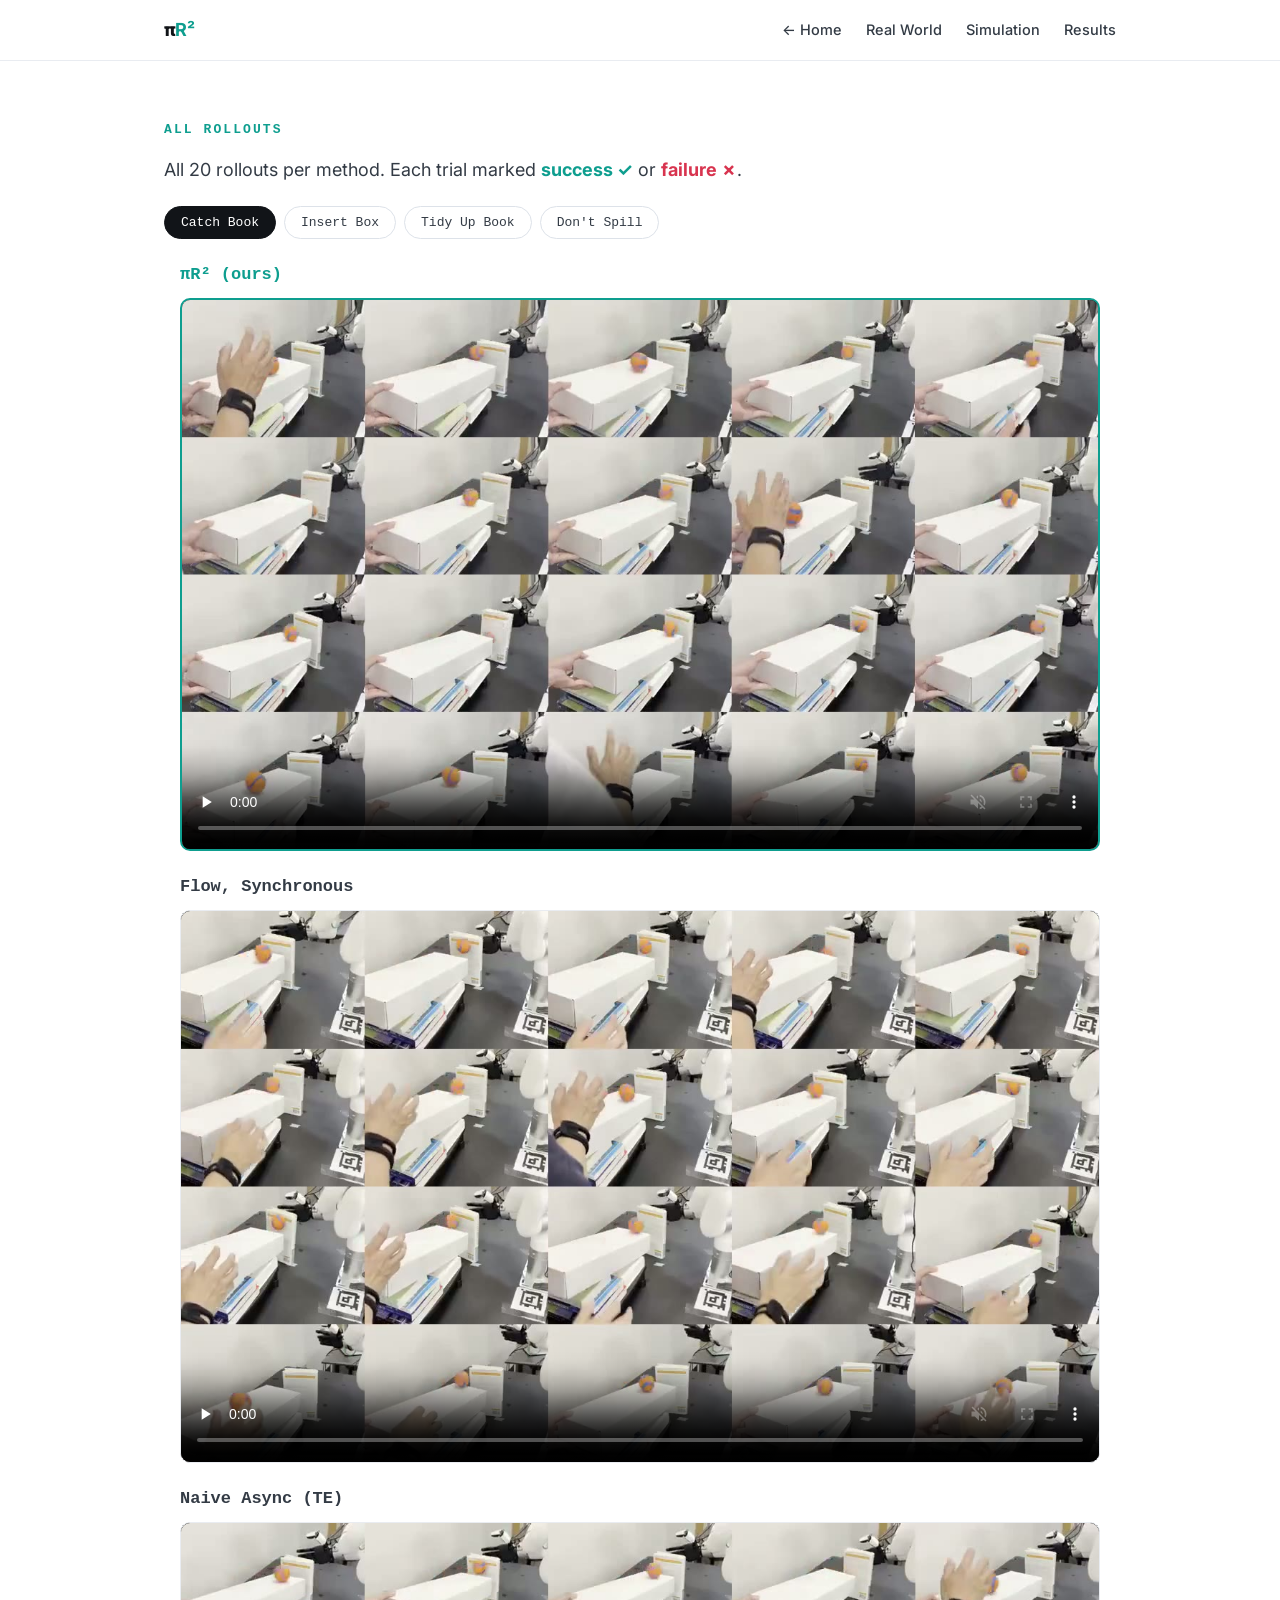
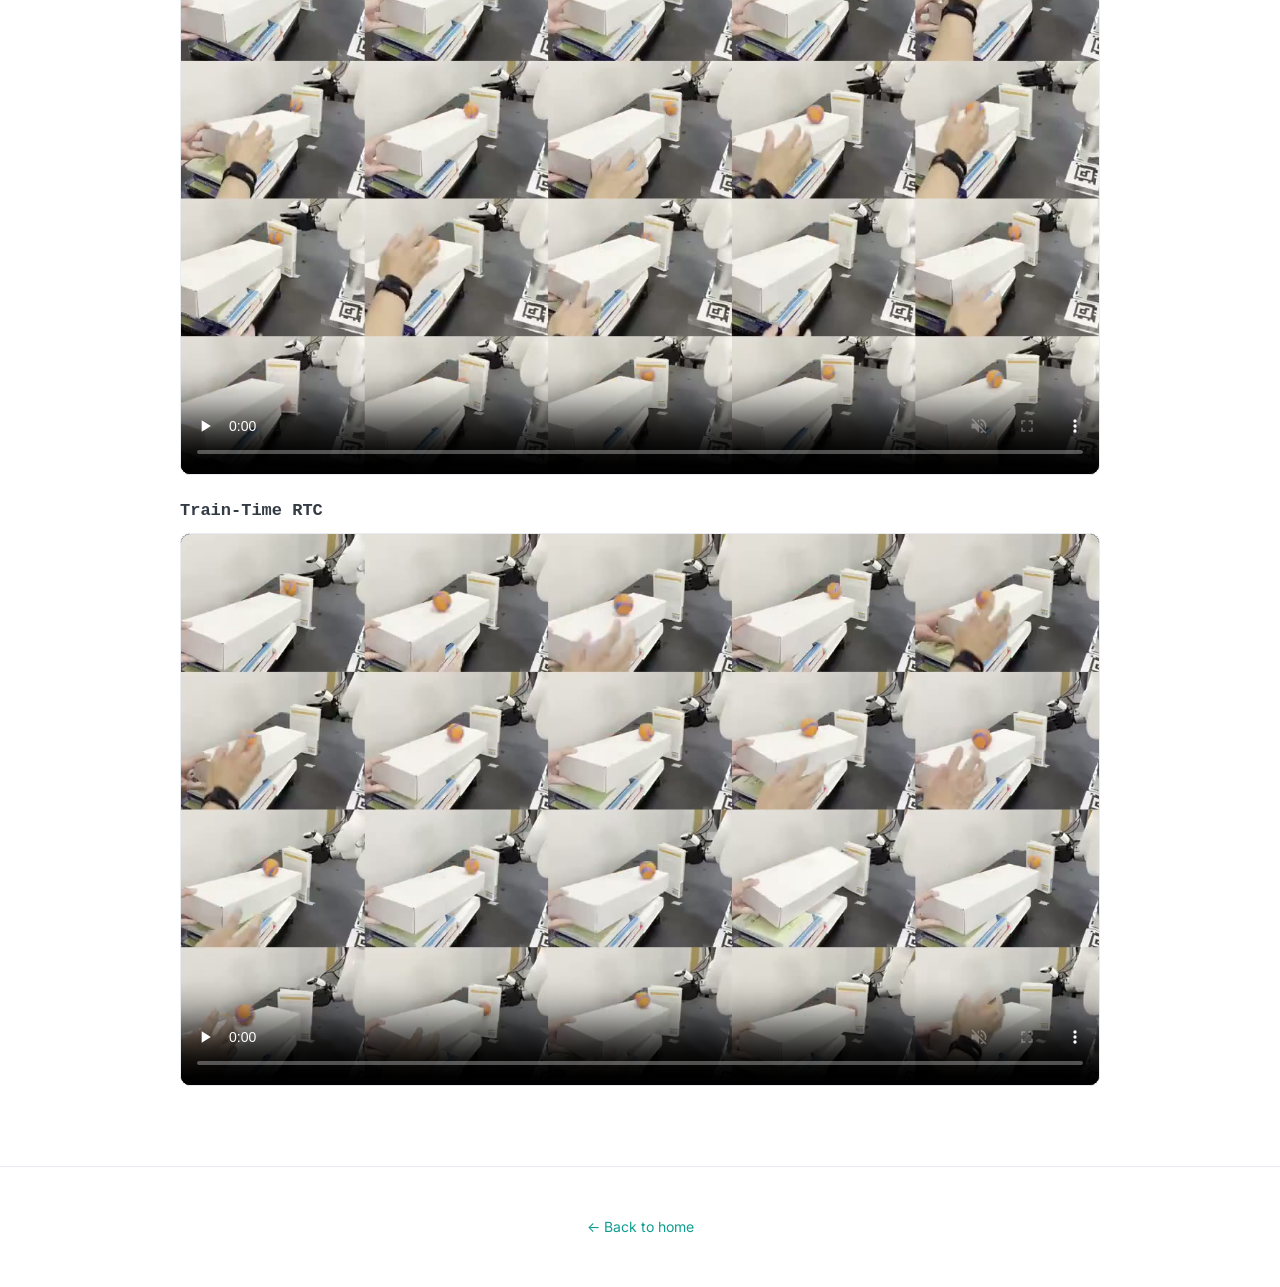
<file: rollouts.html>
<!doctype html>
<html lang="en">
<head>
<meta charset="utf-8">
<meta name="viewport" content="width=device-width, initial-scale=1">
<title>πR²: All Rollouts</title>
<link rel="preconnect" href="https://fonts.googleapis.com">
<link href="https://fonts.googleapis.com/css2?family=Inter:wght@400;500;600;700;800&display=swap" rel="stylesheet">
<link rel="stylesheet" href="static/css/site.css">
</head>
<body>

<nav class="nav"><div class="wrap">
  <a class="brand" href="index.html">&pi;<b>R²</b></a>
  <span class="links">
    <a href="index.html">&larr; Home</a>
    <a href="index.html#tasks">Real World</a>
    <a href="index.html#delay">Simulation</a>
    <a href="index.html#results">Results</a>
  </span>
</div></nav>

<section style="border-top:none"><div class="wrap">
  <p class="eyebrow">All rollouts</p>
  <!-- <h2>Full rollout gallery</h2> -->
  <p class="lead">All 20 rollouts per method. Each trial marked <b style="color:#0e9e8f">success ✓</b> or <b style="color:#d8344f">failure ✗</b>. </p>
    <!-- Insert Box and Don't Spill have 4 subgoals each; Tidy Up Book has 2. The πR² (ours) panel is outlined in teal.</p> -->

  <div class="tabs" style="margin-top:20px">
    <button class="tab active" data-tab="roll" data-key="catch">Catch Book</button>
    <button class="tab" data-tab="roll" data-key="box">Insert Box</button>
    <button class="tab" data-tab="roll" data-key="book">Tidy Up Book</button>
    <button class="tab" data-tab="roll" data-key="spill">Don't Spill</button>
</div>

  <div data-tabgroup="roll">
    <div data-panel="roll" data-key="catch">
      <div class="rollblock">
        <div class="gv ours" data-task="catch" data-method="ours"><div class="lab">πR² (ours)</div><video preload="none" poster="static/videos/posters/catch_ours_grid.jpg" controls muted loop playsinline><source src="static/videos/grid/catch_ours_grid.mp4" type="video/mp4"></video></div>
        <div class="gv" data-task="catch" data-method="sync"><div class="lab">Flow, Synchronous</div><video preload="none" poster="static/videos/posters/catch_sync_grid.jpg" controls muted loop playsinline><source src="static/videos/grid/catch_sync_grid.mp4" type="video/mp4"></video></div>
        <div class="gv" data-task="catch" data-method="async"><div class="lab">Naive Async (TE)</div><video preload="none" poster="static/videos/posters/catch_async_grid.jpg" controls muted loop playsinline><source src="static/videos/grid/catch_async_grid.mp4" type="video/mp4"></video></div>
        <div class="gv" data-task="catch" data-method="rtc"><div class="lab">Train-Time RTC</div><video preload="none" poster="static/videos/posters/catch_rtc_grid.jpg" controls muted loop playsinline><source src="static/videos/grid/catch_rtc_grid.mp4" type="video/mp4"></video></div>
      </div>
    </div>
    <div data-panel="roll" data-key="box" style="display:none">
      <div class="rollblock">
        <div class="gv ours" data-task="box" data-method="ours"><div class="lab">πR² (ours)</div><video preload="none" poster="static/videos/posters/box_ours_grid.jpg" controls muted loop playsinline><source src="static/videos/grid/box_ours_grid.mp4" type="video/mp4"></video></div>
        <div class="gv" data-task="box" data-method="sync"><div class="lab">Flow, Synchronous</div><video preload="none" poster="static/videos/posters/box_sync_grid.jpg" controls muted loop playsinline><source src="static/videos/grid/box_sync_grid.mp4" type="video/mp4"></video></div>
        <div class="gv" data-task="box" data-method="async"><div class="lab">Naive Async (TE)</div><video preload="none" poster="static/videos/posters/box_async_grid.jpg" controls muted loop playsinline><source src="static/videos/grid/box_async_grid.mp4" type="video/mp4"></video></div>
        <div class="gv" data-task="box" data-method="rtc"><div class="lab">Train-Time RTC</div><video preload="none" poster="static/videos/posters/box_rtc_grid.jpg" controls muted loop playsinline><source src="static/videos/grid/box_rtc_grid.mp4" type="video/mp4"></video></div>
      </div>
    </div>
    <div data-panel="roll" data-key="book" style="display:none">
      <div class="rollblock">
        <div class="gv ours" data-task="book" data-method="ours"><div class="lab">πR² (ours)</div><video preload="none" poster="static/videos/posters/book_ours_grid.jpg" controls muted loop playsinline><source src="static/videos/grid/book_ours_grid.mp4" type="video/mp4"></video></div>
        <div class="gv" data-task="book" data-method="sync"><div class="lab">Flow, Synchronous</div><video preload="none" poster="static/videos/posters/book_sync_grid.jpg" controls muted loop playsinline><source src="static/videos/grid/book_sync_grid.mp4" type="video/mp4"></video></div>
        <div class="gv" data-task="book" data-method="async"><div class="lab">Naive Async (TE)</div><video preload="none" poster="static/videos/posters/book_async_grid.jpg" controls muted loop playsinline><source src="static/videos/grid/book_async_grid.mp4" type="video/mp4"></video></div>
        <div class="gv" data-task="book" data-method="rtc"><div class="lab">Train-Time RTC</div><video preload="none" poster="static/videos/posters/book_rtc_grid.jpg" controls muted loop playsinline><source src="static/videos/grid/book_rtc_grid.mp4" type="video/mp4"></video></div>
      </div>
    </div>
    <div data-panel="roll" data-key="spill" style="display:none">
      <div class="rollblock">
        <div class="gv ours" data-task="spill" data-method="ours"><div class="lab">πR² (ours)</div><video preload="none" poster="static/videos/posters/spill_ours_grid.jpg" controls muted loop playsinline><source src="static/videos/grid/spill_ours_grid.mp4" type="video/mp4"></video></div>
        <div class="gv" data-task="spill" data-method="sync"><div class="lab">Flow, Synchronous</div><video preload="none" poster="static/videos/posters/spill_sync_grid.jpg" controls muted loop playsinline><source src="static/videos/grid/spill_sync_grid.mp4" type="video/mp4"></video></div>
        <div class="gv" data-task="spill" data-method="async"><div class="lab">Naive Async (TE)</div><video preload="none" poster="static/videos/posters/spill_async_grid.jpg" controls muted loop playsinline><source src="static/videos/grid/spill_async_grid.mp4" type="video/mp4"></video></div>
        <div class="gv" data-task="spill" data-method="rtc"><div class="lab">Train-Time RTC</div><video preload="none" poster="static/videos/posters/spill_rtc_grid.jpg" controls muted loop playsinline><source src="static/videos/grid/spill_rtc_grid.mp4" type="video/mp4"></video></div>
      </div>
    </div>
  </div>
</div></section>

<footer><div class="wrap"><a href="index.html">&larr; Back to home</a></div></footer>
<script src="static/js/success.js"></script>
<script src="static/js/main.js"></script>
</body>
</html>
</file>
<file: static/css/site.css>
/* piR2 — clean light template */
:root{
  --bg:#ffffff;
  --bg-alt:#f7f8fa;
  --panel:#ffffff;
  --ink:#111418;        /* headings */
  --text:#2b3038;       /* body */
  --dim:#333b45;        /* secondary */
  --faint:#9aa3ae;      /* tertiary */
  --line:#e9ecf1;
  --line2:#dde2e9;
  --accent:#0e9e8f;     /* brand teal */
  --accent-d:#0a7d72;
  --accent-soft:#e7f6f3;
  --fast:#2f6df0;       /* proprioception (method only) */
  --slow:#e0568f;       /* vision/language (method only) */
  --good:#0e9e8f; --bad:#c2452f;
  --mono:'JetBrains Mono',ui-monospace,SFMono-Regular,Menlo,monospace;
  --sans:'Inter',system-ui,-apple-system,Segoe UI,Roboto,sans-serif;
  --maxw:1000px;
  --shadow:0 1px 2px rgba(16,24,40,.04),0 6px 24px rgba(16,24,40,.06);
}
*{box-sizing:border-box}
html{scroll-behavior:smooth}
body{margin:0;background:var(--bg);color:var(--text);font-family:var(--sans);
  font-size:17px;line-height:1.7;-webkit-font-smoothing:antialiased}
a{color:var(--accent);text-decoration:none}
a:hover{color:var(--accent-d)}
h1,h2,h3{color:var(--ink);line-height:1.12;letter-spacing:-.022em;font-weight:700;margin:0}
h2{font-size:clamp(23px,3.0vw,32px)}
h3{font-size:19px;letter-spacing:-.01em}
section{padding:58px 0;border-top:1px solid var(--line)}
section.alt{background:var(--bg-alt);border-top:1px solid var(--line);border-bottom:1px solid var(--line)}
.rollblock .gv{max-width:920px;margin:0 auto 22px}
.rollblock .gv .lab{font-family:var(--mono);font-size:17px;font-weight:600;color:var(--dim);margin-bottom:8px}
.rollblock .gv.ours .lab{color:var(--accent);font-weight:700}
.rollblock .gv video{width:100%;display:block;border:1px solid var(--line);border-radius:10px;background:#000}
.rollblock .gv.ours video{border:2px solid var(--accent)}
.wrap{max-width:var(--maxw);margin:0 auto;padding:0 24px}
.eyebrow{font-family:var(--mono);font-size:13px;letter-spacing:.16em;text-transform:uppercase;color:var(--accent);margin:0 0 14px;font-weight:700}
.lead{color:var(--dim);font-size:18px;max-width:740px;margin:14px 0 0}
.mono{font-family:var(--mono)}
.center{text-align:center}
.jump{text-decoration:none;border-bottom:1px dotted currentColor;font-weight:600}
.jump:hover{opacity:.65}
.center .lead{margin-left:auto;margin-right:auto}

/* nav */
.nav{position:sticky;top:0;z-index:50;background:rgba(255,255,255,.82);backdrop-filter:blur(10px);border-bottom:1px solid var(--line)}
.nav .wrap{display:flex;align-items:center;gap:22px;height:60px}
.nav .brand{font-weight:800;letter-spacing:-.03em;color:var(--ink);font-size:18px}
.nav .brand b{color:var(--accent)}
.nav .links{margin-left:auto;display:flex;gap:24px;font-size:14.5px}
.nav .links a{color:var(--dim);font-weight:500}
.nav .links a:hover{color:var(--ink)}
.nav-actions{margin-left:22px;display:flex;gap:8px}
.navbtn{font-size:13.5px;font-weight:600;padding:7px 14px;border-radius:8px;border:1px solid var(--line2);color:var(--ink);background:#fff;transition:.15s}
.navbtn:hover{border-color:var(--accent);color:var(--accent)}
@media(max-width:760px){.nav .links{display:none}}

@media(max-width:520px){.nav-actions{display:none}}

/* hero */
.hero{padding:60px 0 20px;text-align:center}
#teaser{padding-top:18px;border-top:none}
.hero .lead{margin-left:auto;margin-right:auto;text-align:justify;text-align-last:left;hyphens:auto}
.badges{display:flex;gap:8px;flex-wrap:wrap;justify-content:center;margin-bottom:26px}
.badge{font-family:var(--mono);font-size:12px;padding:5px 12px;border:1px solid var(--line2);border-radius:999px;color:var(--dim)}
.title{font-size:clamp(40px,7vw,72px);letter-spacing:-.04em;margin:0}
.title b{color:var(--accent);font-weight:inherit}
.title .pi{color:var(--ink)}
.brandrow{display:flex;flex-direction:row;align-items:center;justify-content:center;gap:16px}
.hero-wave{display:block;margin:0;width:190px;height:60px;flex:0 0 auto}
.wave-cap{margin:4px 0 0;font-size:12px;color:var(--faint);letter-spacing:.02em}
.wave-cap .wd{display:inline-block;width:9px;height:9px;border-radius:2px;margin:0 4px 0 8px;vertical-align:middle}
.wave-cap .wd:first-child{margin-left:0}
.subtitle{font-size:clamp(22px,3.2vw,32px);color:var(--ink);font-weight:600;margin:10px 0 0}
.authors{color:var(--ink);font-size:17px;font-weight:500;margin:16px 0 0}
.authors a{color:var(--ink);text-decoration:none}
.authors a:hover{color:var(--accent-d)}
.affil{color:var(--dim);font-size:14.5px;margin:1px 0 0}
.authors .mono{color:var(--faint)}
.cta{display:flex;gap:12px;flex-wrap:wrap;justify-content:center;margin-top:18px}
.btn{display:inline-flex;align-items:center;gap:8px;font-size:14px;font-weight:600;
  padding:11px 20px;border-radius:10px;border:1px solid var(--line2);color:var(--ink);background:#fff;transition:.15s}
.btn:hover{border-color:var(--accent);color:var(--accent)}
.btn.primary{background:var(--accent);color:#fff;border-color:var(--accent)}
.btn.primary:hover{background:var(--accent-d);color:#fff}

/* stat row */
.stats{display:grid;grid-template-columns:repeat(3,1fr);gap:16px;max-width:660px;margin:26px auto 0}
.stat .n{font-family:var(--mono);font-size:30px;font-weight:700;color:var(--ink)}
.stat .n span{color:var(--accent)}
.stat .l{color:var(--dim);font-size:13px;margin-top:2px}
@media(max-width:680px){.stats{grid-template-columns:repeat(2,1fr)}}

/* panel / cards */
.panel{background:var(--panel);border:1px solid var(--line);border-radius:16px;padding:22px;box-shadow:var(--shadow)}
.callout{background:#f1f8f6;border:1px solid #d3e7e1;border-left:4px solid var(--accent);border-radius:12px;padding:18px 22px;font-size:16.5px;line-height:1.65;color:var(--text)}
.overview{display:grid;grid-template-columns:1fr 1fr;gap:16px;margin-top:22px}
@media(max-width:680px){.overview{grid-template-columns:1fr}}
.ov{display:flex;gap:16px;align-items:flex-start;border-radius:14px;padding:22px 24px;font-size:17px;line-height:1.6;color:var(--text);text-decoration:none;transition:.15s}
.ov:hover{transform:translateY(-2px);box-shadow:var(--shadow)}
.ov-fast{background:#eaf1ff;border:1px solid #cfe0ff} .ov-acc{background:var(--accent-soft);border:1px solid #bfe7e0}
.ovn{flex:none;width:36px;height:36px;border-radius:50%;background:var(--fast);color:#fff;font:700 18px ui-monospace,monospace;display:flex;align-items:center;justify-content:center}
canvas{display:block;width:100%;border-radius:12px;background:var(--bg-alt)}
.controls{display:flex;align-items:center;gap:22px;flex-wrap:wrap;margin-top:18px;font-family:var(--mono);font-size:13px;color:var(--dim)}
.controls .ctl{display:flex;align-items:center;gap:10px}
.controls input[type=range]{accent-color:var(--accent);width:160px}
.controls .val{color:var(--accent);font-weight:700;min-width:18px;text-align:center}
.btn-sm{font-family:var(--mono);font-size:13px;padding:7px 14px;border-radius:8px;border:1px solid var(--line2);background:#fff;color:var(--ink);cursor:pointer}
.btn-sm:hover{border-color:var(--accent)}
.btn-sm.paused{color:var(--accent);border-color:var(--accent)}
.seg{display:inline-flex;gap:4px;padding:4px;background:var(--bg-alt);border:1px solid var(--line);border-radius:10px;margin-bottom:16px}
.segbtn{font-family:var(--mono);font-size:16px;padding:8px 14px;border:1.5px solid transparent;border-radius:8px;background:transparent;color:var(--dim);cursor:pointer;font-weight:600}
.segbtn.active{background:#fff;color:var(--ink);border-color:currentColor;box-shadow:0 2px 7px rgba(16,24,40,.14)}
.segbtn:hover{color:var(--ink)}
.legend{display:flex;gap:18px;flex-wrap:wrap;margin-top:14px;font-family:var(--mono);font-size:13px;color:var(--dim)}
.legend .k{display:inline-flex;align-items:center;gap:7px}
.dot{width:10px;height:10px;border-radius:3px;display:inline-block}

.cards{display:grid;grid-template-columns:1fr 1fr;gap:18px;margin-top:28px}
.card{background:var(--panel);border:1px solid var(--line);border-radius:16px;padding:24px;box-shadow:var(--shadow)}
.card .tag{font-family:var(--mono);font-size:11px;letter-spacing:.1em;text-transform:uppercase;font-weight:600}
.card.fast .tag{color:var(--fast)} .card.slow .tag{color:var(--slow)}
.card h3{margin:8px 0 0} .card p{color:var(--dim);font-size:15px;margin:10px 0 0}
@media(max-width:680px){.cards{grid-template-columns:1fr}}

/* delay explorer — video-forward */
.explorer{display:grid;grid-template-columns:1fr;gap:20px;margin-top:24px}
.vidwrap{background:#0d1016;border:1px solid var(--line2);border-radius:14px;overflow:hidden;position:relative;aspect-ratio:16/9;display:flex;align-items:center;justify-content:center}
.vidwrap video{width:100%;display:block;transition:opacity .3s ease}
.vidwrap video.switching{opacity:.35}
.vidwrap .ph{color:#8b97a7;font-family:var(--mono);font-size:13px;text-align:center;padding:24px;line-height:1.8}
.explorer-2{display:grid;grid-template-columns:1.4fr 1fr;gap:20px;align-items:start}
@media(max-width:820px){.explorer-2{grid-template-columns:1fr}}
.pgrid{display:block}
.pgrid .vidwrap{max-width:720px;margin:0 auto 18px}
#proprio-canvas{cursor:ew-resize}
.readout{font-family:var(--mono);font-size:14px;color:var(--dim);margin-bottom:12px}
.readout b{color:var(--ink)}

/* tasks */
.tabs{display:flex;gap:8px;margin:8px 0 22px;flex-wrap:wrap}
.tab{font-family:var(--mono);font-size:13px;padding:8px 16px;border-radius:999px;border:1px solid var(--line2);background:#fff;color:var(--dim);cursor:pointer}
.tab.active{background:var(--ink);color:#fff;border-color:var(--ink)}
.taskgrid{display:grid;grid-template-columns:repeat(2,1fr);gap:16px;max-width:820px;margin:0 auto}
.failgrid{display:grid;grid-template-columns:repeat(3,1fr);gap:16px;margin:18px 0 0}
@media(max-width:760px){.failgrid{grid-template-columns:1fr}}
.teasergrid{display:grid;grid-template-columns:repeat(3,1fr);gap:14px;max-width:1000px;margin:0 auto}
.tcell{position:relative;border-radius:12px;overflow:hidden;background:#0d1016;aspect-ratio:1536/1080;border:1px solid var(--line2)}
.tcell video{width:100%;height:100%;object-fit:cover;display:block}
.tlab{position:absolute;left:8px;top:8px;font:600 12px ui-monospace,monospace;color:#fff;background:rgba(0,0,0,.55);padding:3px 8px;border-radius:6px;z-index:2}
.tlab.zoom{left:auto;right:8px;top:8px;background:rgba(14,158,143,.9)}
#teaser-reel{width:100%;height:100%;object-fit:cover;display:block;transition:transform .45s ease}
.reel-sub{position:absolute;left:50%;transform:translateX(-50%);bottom:12px;z-index:2;max-width:calc(100% - 24px);white-space:nowrap;background:rgba(255,255,255,.93);border-radius:11px;padding:10px 20px;text-align:center;color:var(--dim);font:600 18px Inter,sans-serif;box-shadow:0 2px 8px rgba(0,0,0,.18)}
.reel-sub b{color:var(--accent-d);font-weight:800}
@media(max-width:760px){.teasergrid{grid-template-columns:1fr}}
@media(max-width:560px){.taskgrid{grid-template-columns:1fr}}
.vcell{background:#fff;border:1px solid var(--line);border-radius:12px;overflow:hidden;box-shadow:var(--shadow)}
.vcell.ours{border-color:var(--accent)}
.vcell{position:relative}
.vcell video{width:100%;display:block;background:#000}
.taskgrid.uniform .vcell video{aspect-ratio:1536/1080;object-fit:cover}
.taskgrid:not(.uniform) .vcell video{aspect-ratio:1536/1080}
/* outcome shown only near clip end (.show added by JS) */
.vcell.gate.show{border-width:3px}
.vcell.gate.show.res-no{border-color:#ff4d63} .vcell.gate.show.res-ok{border-color:#16cdb5}
.sbadge{position:absolute;top:10px;right:10px;width:40px;height:40px;border-radius:50%;display:flex;align-items:center;justify-content:center;font:700 22px ui-monospace,monospace;color:#fff;box-shadow:0 2px 6px rgba(0,0,0,.3);z-index:2;opacity:0;transition:opacity .25s}
.vcell.show .sbadge{opacity:1}
.sbadge.ok{background:#0e9e8f} .sbadge.no{background:#d8344f}
/* custom fullscreen button (keeps DOM overlays visible in fullscreen) */
.fsbtn{position:absolute;bottom:8px;right:8px;width:30px;height:30px;border-radius:7px;border:0;background:rgba(17,20,24,.6);color:#fff;font-size:15px;cursor:pointer;z-index:3;opacity:0;transition:opacity .15s}
.gvid:hover .fsbtn,.vcell:hover .fsbtn{opacity:1}
.gvid:fullscreen,.vcell:fullscreen{background:#000;width:100vw;height:100vh}
.gvid:fullscreen video,.vcell:fullscreen video{width:100vw;height:100vh;object-fit:fill}
.gvid:fullscreen .grid-badges{inset:0}
.vcell:fullscreen .lab{position:absolute;bottom:14px;left:0;right:0;z-index:3}
/* per-tile badges over a 5x4 rollout grid */
.gvid{position:relative;line-height:0}
.grid-badges{position:absolute;inset:0;display:grid;grid-template-columns:repeat(5,1fr);grid-template-rows:repeat(4,1fr);pointer-events:none;border-radius:10px;overflow:hidden;opacity:0;transition:opacity .3s}
.grid-badges.show{opacity:1}
.gb{display:flex;align-items:flex-start;justify-content:flex-end;padding:4px;box-sizing:border-box}
.gb.ok{background:rgba(14,158,143,0.12)} .gb.no{background:rgba(216,52,79,0.16)}
.gb span{width:24px;height:24px;border-radius:50%;display:flex;align-items:center;justify-content:center;font:700 15px ui-monospace,monospace;color:#fff;box-shadow:0 1px 3px rgba(0,0,0,.4)}
.gb.ok span{background:#0e9e8f} .gb.no span{background:#d8344f}
.vcell .lab{font-family:var(--mono);font-size:13.5px;padding:10px 10px;color:var(--dim);text-align:center}
.vcell.ours .lab{color:var(--accent);font-weight:700}
.taskdesc{color:var(--dim);font-size:16px;margin:0 0 8px}

/* matrix */
table.matrix{width:100%;border-collapse:collapse;font-size:14px;margin-top:18px;background:#fff;border:1px solid var(--line);border-radius:12px;overflow:hidden}
table.matrix th,table.matrix td{padding:13px 12px;border-bottom:1px solid var(--line);text-align:center}
table.matrix tr:last-child td{border-bottom:none}
table.matrix th{font-family:var(--mono);font-size:11.5px;color:var(--dim);font-weight:600;text-transform:uppercase;letter-spacing:.04em;background:var(--bg-alt)}
table.matrix td:first-child,table.matrix th:first-child{text-align:left;color:var(--ink)}
table.matrix tr.ours{background:var(--accent-soft)}
table.matrix tr.ours td:first-child{color:var(--accent-d);font-weight:700}
.yes{color:var(--good);font-weight:700}.no{color:var(--faint)}

footer{padding:48px 0;border-top:1px solid var(--line);color:var(--faint);font-size:14px;text-align:center}
.cite{background:var(--bg-alt);border:1px solid var(--line);border-radius:12px;padding:16px 18px;font-family:var(--mono);font-size:12.5px;color:var(--text);white-space:pre-wrap;overflow:auto;text-align:left}
.note{font-family:var(--mono);font-size:13.5px;color:var(--dim);margin-top:10px;line-height:1.6}

@media(max-width:560px){.hero-wave{width:96px}.brandrow{gap:6px}}

/* mobile: let grid/flex children shrink and wrap long strings */
.explorer-2>*,.explorer>*{min-width:0}
.vidwrap .ph{overflow-wrap:anywhere;word-break:break-word}
.controls input[type=range]{max-width:100%}
@media(max-width:520px){.controls{gap:12px}}

/* mobile: keep wide canvas diagrams legible by scrolling them horizontally
   instead of shrinking to unreadable, and stack the inference-mode toggle */
.hscroll{overflow-x:auto;overflow-y:hidden;-webkit-overflow-scrolling:touch;max-width:100%;border-radius:12px}
.hscroll>canvas{border-radius:12px}
@media(max-width:600px){
  /* give each wide diagram a comfortable render width and scroll it horizontally */
  #vla-canvas,#m1-canvas{min-width:820px}      /* inference pipeline: 4 boxes + labels */
  #m2-canvas{min-width:660px}                  /* latency-adaptive staircase */
  #results-canvas{min-width:660px}             /* results bar chart */
  .hswide{min-width:900px}                      /* proprioception + GT-action plot */
  #flow-seg{flex-direction:column;align-items:stretch;gap:8px}
  #flow-seg .segbtn{width:100%;margin-left:0!important;border:1.5px solid var(--line);border-radius:10px}
  #flow-seg .segbtn.active{border-color:currentColor}
}

/* Comparison/grid videos are encoded much larger than they're displayed (~4x),
   so the browser's software downscale shimmers on motion. Promote each to its own
   GPU layer so scaling is done on the GPU (smoother, less shimmer). */
.vcell video, .rollblock .gv video, .vidwrap video, .taskgrid video, .gv video { transform: translateZ(0); backface-visibility: hidden; }

/* delay/sim plot: draw straight on the white panel (no grey canvas box) */
#delay-canvas{background:transparent}

/* teaser reel phase headline (failures -> ours) */
.reel-phase{font-size:clamp(19px,2.5vw,27px);font-weight:700;letter-spacing:-.01em}
</file>
